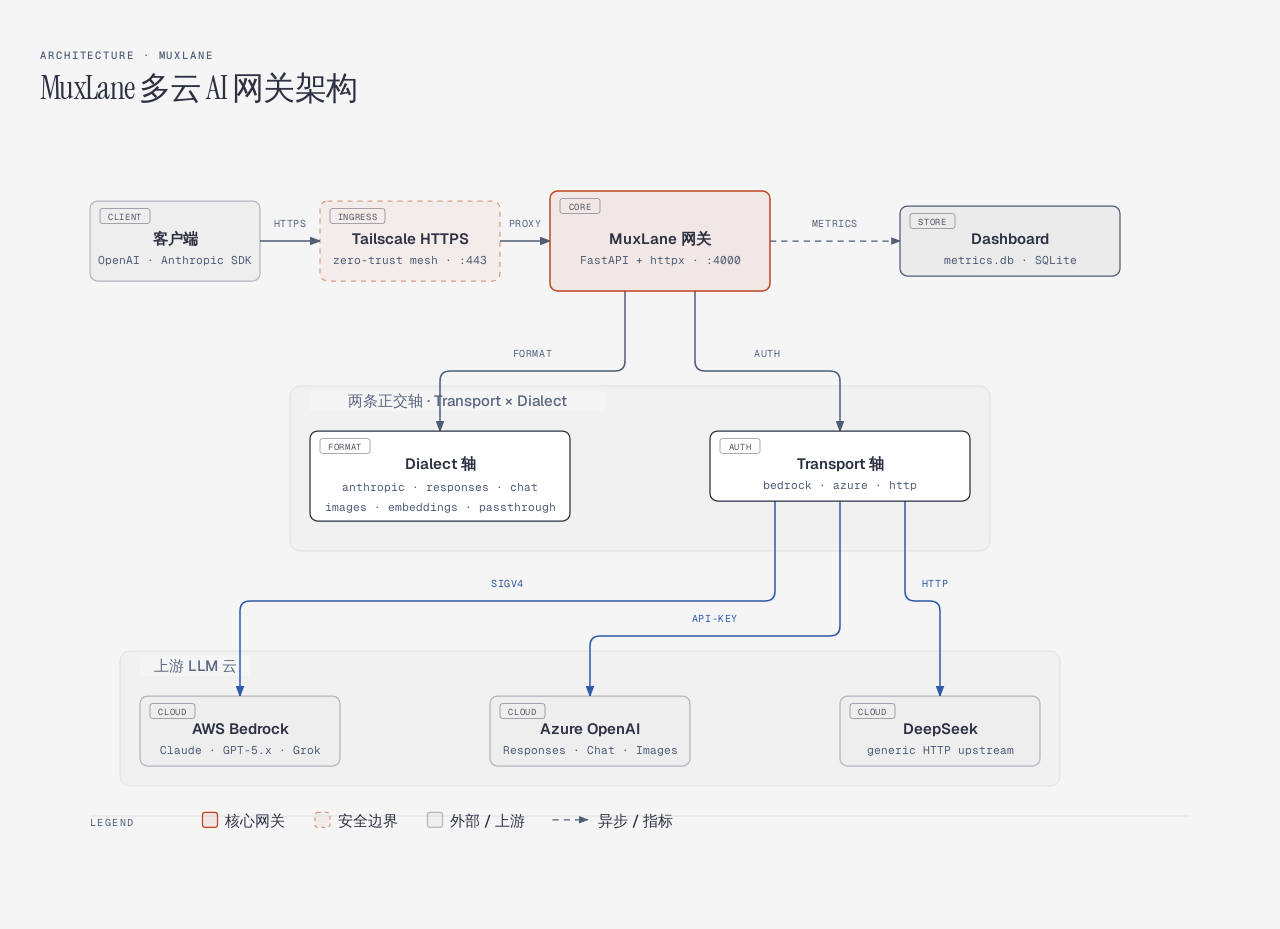
<file: docs/muxlane-architecture.html>
<!DOCTYPE html>
<html lang="zh-CN">
<head>
  <meta charset="UTF-8">
  <meta name="viewport" content="width=device-width, initial-scale=1.0">
  <title>MuxLane 多云 AI 网关架构</title>
  <link href="https://fonts.googleapis.com/css2?family=Instrument+Serif:ital@0;1&family=Geist:wght@400;500;600&family=Geist+Mono:wght@400;500;600&family=Noto+Serif:ital@0;1&family=Noto+Sans+KR:wght@400;500;600&family=Noto+Serif+KR:wght@400&family=Noto+Sans+TC:wght@400;500;600&family=Noto+Serif+TC:wght@400&display=swap" rel="stylesheet">
  <style>
    *, *::before, *::after { box-sizing: border-box; margin: 0; padding: 0; }
    :root {
      --color-paper:   #f5f5f5;
      --color-ink:     #2d3142;
      --color-muted:   #4f5d75;
      --color-accent:  #bf4520;
      --font-sans:     'Geist', system-ui, sans-serif;
      --font-serif:    'Instrument Serif', 'Noto Serif', 'Noto Serif KR', serif;
      --font-mono:     'Geist Mono', ui-monospace, monospace;
    }

    body {
      font-family: var(--font-sans);
      background: var(--color-paper);
      color: var(--color-ink);
      min-height: 100vh;
      display: flex;
      align-items: center;
      justify-content: center;
      padding: 3rem 2rem;
    }

    .frame { max-width: 1200px; width: 100%; }
    .diagram-container { width: 100%; overflow-x: auto; }

    .eyebrow {
      font-family: var(--font-mono);
      font-size: 0.66rem;
      font-weight: 500;
      letter-spacing: 0.18em;
      text-transform: uppercase;
      color: var(--color-muted);
      margin-bottom: 0.5rem;
    }

    h1 {
      font-family: 'Instrument Serif', 'Noto Serif SC', 'Noto Serif', serif;
      font-size: clamp(1.5rem, 2.4vw + 0.75rem, 2rem);
      font-weight: 400;
      letter-spacing: -0.02em;
      line-height: 1.15;
      color: var(--color-ink);
      margin-bottom: 1.5rem;
    }

    svg { width: 100%; min-width: 960px; display: block; }
    @media print {
      .diagram-container { overflow-x: visible; }
      svg { min-width: 0; }
    }
  </style>
</head>
<body>
  <div class="frame">
    <p class="eyebrow">Architecture · MuxLane</p>
    <h1>MuxLane 多云 AI 网关架构</h1>

    <div class="diagram-container">
      <svg viewBox="0 0 960 600" xmlns="http://www.w3.org/2000/svg" role="img" aria-labelledby="muxlane-architecture-title muxlane-architecture-desc">
        <title id="muxlane-architecture-title">MuxLane 多云 AI 网关架构</title>
        <desc id="muxlane-architecture-desc">MuxLane 网关的架构图：客户端经 Tailscale HTTPS 进入网关，网关按 Transport（上游 URL 与鉴权）和 Dialect（线上协议）两条正交轴把请求转发到 AWS Bedrock、Azure OpenAI 与 DeepSeek，并把请求指标写入 Dashboard 的 metrics.db。</desc>
        <defs>
          <marker id="arrow" markerWidth="8" markerHeight="6" refX="7" refY="3" orient="auto"><polygon points="0 0, 8 3, 0 6" fill="#4f5d75"/></marker>
          <marker id="arrow-accent" markerWidth="8" markerHeight="6" refX="7" refY="3" orient="auto"><polygon points="0 0, 8 3, 0 6" fill="#bf4520"/></marker>
          <marker id="arrow-link" markerWidth="8" markerHeight="6" refX="7" refY="3" orient="auto"><polygon points="0 0, 8 3, 0 6" fill="#2e5aa8"/></marker>
        </defs>

        <rect width="100%" height="100%" fill="#f5f5f5"/>

        <!-- ===== Zones (drawn before arrows and nodes) ===== -->
        <rect x="200" y="204" width="560" height="132" rx="8" fill="rgba(45,49,66,0.02)" stroke="rgba(45,49,66,0.10)" stroke-width="0.8"/>
        <rect x="216" y="208" width="236" height="16" rx="2" fill="#f5f5f5"/>
        <text x="334" y="220" fill="#5a6580" font-size="12" font-weight="500" font-family="'Geist','Noto Sans SC','PingFang SC','Microsoft YaHei',sans-serif" text-anchor="middle">两条正交轴 · Transport × Dialect</text>

        <rect x="64" y="416" width="752" height="108" rx="8" fill="rgba(45,49,66,0.02)" stroke="rgba(45,49,66,0.10)" stroke-width="0.8"/>
        <rect x="80" y="420" width="88" height="16" rx="2" fill="#f5f5f5"/>
        <text x="124" y="432" fill="#5a6580" font-size="12" font-weight="500" font-family="'Geist','Noto Sans SC','PingFang SC','Microsoft YaHei',sans-serif" text-anchor="middle">上游 LLM 云</text>

        <!-- ===== Arrows (before nodes) ===== -->

        <!-- client -> tailscale -->
        <line x1="176" y1="88" x2="224" y2="88" stroke="#4f5d75" stroke-width="1.2" marker-end="url(#arrow)"/>
        <rect x="182" y="68" width="36" height="12" rx="2" fill="#f5f5f5"/>
        <text x="200" y="77" fill="#5a6580" font-size="8" font-family="'Geist Mono',ui-monospace,monospace" text-anchor="middle" letter-spacing="0.06em">HTTPS</text>

        <!-- tailscale -> gateway -->
        <line x1="368" y1="88" x2="408" y2="88" stroke="#4f5d75" stroke-width="1.2" marker-end="url(#arrow)"/>
        <rect x="370" y="68" width="36" height="12" rx="2" fill="#f5f5f5"/>
        <text x="388" y="77" fill="#5a6580" font-size="8" font-family="'Geist Mono',ui-monospace,monospace" text-anchor="middle" letter-spacing="0.06em">PROXY</text>

        <!-- gateway -> dash (dashed, metrics) -->
        <line x1="584" y1="88" x2="688" y2="88" stroke="#4f5d75" stroke-width="1" stroke-dasharray="5,4" marker-end="url(#arrow)"/>
        <rect x="614" y="68" width="44" height="12" rx="2" fill="#f5f5f5"/>
        <text x="636" y="77" fill="#5a6580" font-size="8" font-family="'Geist Mono',ui-monospace,monospace" text-anchor="middle" letter-spacing="0.06em">METRICS</text>

        <!-- gateway -> dialect -->
        <path d="M 468,128 V 184 Q 468,192 460,192 H 328 Q 320,192 320,200 V 240" fill="none" stroke="#4f5d75" stroke-width="1.2" marker-end="url(#arrow)"/>
        <rect x="374" y="172" width="40" height="12" rx="2" fill="#f5f5f5"/>
        <text x="394" y="181" fill="#5a6580" font-size="8" font-family="'Geist Mono',ui-monospace,monospace" text-anchor="middle" letter-spacing="0.06em">FORMAT</text>

        <!-- gateway -> transport -->
        <path d="M 524,128 V 184 Q 524,192 532,192 H 632 Q 640,192 640,200 V 240" fill="none" stroke="#4f5d75" stroke-width="1.2" marker-end="url(#arrow)"/>
        <rect x="566" y="172" width="32" height="12" rx="2" fill="#f5f5f5"/>
        <text x="582" y="181" fill="#5a6580" font-size="8" font-family="'Geist Mono',ui-monospace,monospace" text-anchor="middle" letter-spacing="0.06em">AUTH</text>

        <!-- transport -> aws (link) -->
        <path d="M 588,296 V 368 Q 588,376 580,376 H 168 Q 160,376 160,384 V 452" fill="none" stroke="#2e5aa8" stroke-width="1.2" marker-end="url(#arrow-link)"/>
        <rect x="356" y="356" width="36" height="12" rx="2" fill="#f5f5f5"/>
        <text x="374" y="365" fill="#2e5aa8" font-size="8" font-family="'Geist Mono',ui-monospace,monospace" text-anchor="middle" letter-spacing="0.06em">SIGV4</text>

        <!-- transport -> azure (link) -->
        <path d="M 640,296 V 396 Q 640,404 632,404 H 448 Q 440,404 440,412 V 452" fill="none" stroke="#2e5aa8" stroke-width="1.2" marker-end="url(#arrow-link)"/>
        <rect x="518" y="384" width="44" height="12" rx="2" fill="#f5f5f5"/>
        <text x="540" y="393" fill="#2e5aa8" font-size="8" font-family="'Geist Mono',ui-monospace,monospace" text-anchor="middle" letter-spacing="0.06em">API-KEY</text>

        <!-- transport -> deepseek (link) -->
        <path d="M 692,296 V 368 Q 692,376 700,376 H 712 Q 720,376 720,384 V 452" fill="none" stroke="#2e5aa8" stroke-width="1.2" marker-end="url(#arrow-link)"/>
        <rect x="700" y="356" width="32" height="12" rx="2" fill="#f5f5f5"/>
        <text x="716" y="365" fill="#2e5aa8" font-size="8" font-family="'Geist Mono',ui-monospace,monospace" text-anchor="middle" letter-spacing="0.06em">HTTP</text>

        <!-- ===== Nodes ===== -->

        <!-- client (external) -->
        <rect x="40" y="56" width="136" height="64" rx="6" fill="#f5f5f5"/>
        <rect x="40" y="56" width="136" height="64" rx="6" fill="rgba(45,49,66,0.03)" stroke="rgba(45,49,66,0.30)" stroke-width="1"/>
        <rect x="48" y="62" width="40" height="12" rx="2" fill="none" stroke="rgba(45,49,66,0.40)" stroke-width="0.8"/>
        <text x="68" y="71" fill="rgba(45,49,66,0.80)" font-size="7" font-family="'Geist Mono',ui-monospace,monospace" text-anchor="middle" letter-spacing="0.08em">CLIENT</text>
        <text x="108" y="90" fill="#2d3142" font-size="12" font-weight="600" font-family="'Geist','Noto Sans SC','PingFang SC','Microsoft YaHei',sans-serif" text-anchor="middle">客户端</text>
        <text x="108" y="106" fill="#4f5d75" font-size="9" font-family="'Geist Mono',ui-monospace,monospace" text-anchor="middle">OpenAI · Anthropic SDK</text>

        <!-- tailscale (security) -->
        <rect x="224" y="56" width="144" height="64" rx="6" fill="#f5f5f5"/>
        <rect x="224" y="56" width="144" height="64" rx="6" fill="rgba(191,69,32,0.05)" stroke="rgba(191,69,32,0.50)" stroke-width="1" stroke-dasharray="4,4"/>
        <rect x="232" y="62" width="44" height="12" rx="2" fill="none" stroke="rgba(45,49,66,0.40)" stroke-width="0.8"/>
        <text x="254" y="71" fill="rgba(45,49,66,0.80)" font-size="7" font-family="'Geist Mono',ui-monospace,monospace" text-anchor="middle" letter-spacing="0.08em">INGRESS</text>
        <text x="296" y="90" fill="#2d3142" font-size="12" font-weight="600" font-family="'Geist','Noto Sans SC','PingFang SC','Microsoft YaHei',sans-serif" text-anchor="middle">Tailscale HTTPS</text>
        <text x="296" y="106" fill="#4f5d75" font-size="9" font-family="'Geist Mono',ui-monospace,monospace" text-anchor="middle">zero-trust mesh · :443</text>

        <!-- gateway (focal) -->
        <rect x="408" y="48" width="176" height="80" rx="6" fill="#f5f5f5"/>
        <rect x="408" y="48" width="176" height="80" rx="6" fill="rgba(191,69,32,0.08)" stroke="#bf4520" stroke-width="1.2"/>
        <rect x="416" y="54" width="32" height="12" rx="2" fill="none" stroke="rgba(45,49,66,0.40)" stroke-width="0.8"/>
        <text x="432" y="63" fill="rgba(45,49,66,0.80)" font-size="7" font-family="'Geist Mono',ui-monospace,monospace" text-anchor="middle" letter-spacing="0.08em">CORE</text>
        <text x="496" y="90" fill="#2d3142" font-size="12" font-weight="600" font-family="'Geist','Noto Sans SC','PingFang SC','Microsoft YaHei',sans-serif" text-anchor="middle">MuxLane 网关</text>
        <text x="496" y="106" fill="#4f5d75" font-size="9" font-family="'Geist Mono',ui-monospace,monospace" text-anchor="middle">FastAPI + httpx · :4000</text>

        <!-- dashboard (store) -->
        <rect x="688" y="60" width="176" height="56" rx="6" fill="#f5f5f5"/>
        <rect x="688" y="60" width="176" height="56" rx="6" fill="rgba(45,49,66,0.05)" stroke="#4f5d75" stroke-width="1"/>
        <rect x="696" y="66" width="36" height="12" rx="2" fill="none" stroke="rgba(45,49,66,0.40)" stroke-width="0.8"/>
        <text x="714" y="75" fill="rgba(45,49,66,0.80)" font-size="7" font-family="'Geist Mono',ui-monospace,monospace" text-anchor="middle" letter-spacing="0.08em">STORE</text>
        <text x="776" y="90" fill="#2d3142" font-size="12" font-weight="600" font-family="'Geist','Noto Sans SC','PingFang SC','Microsoft YaHei',sans-serif" text-anchor="middle">Dashboard</text>
        <text x="776" y="106" fill="#4f5d75" font-size="9" font-family="'Geist Mono',ui-monospace,monospace" text-anchor="middle">metrics.db · SQLite</text>

        <!-- dialect (backend) -->
        <rect x="216" y="240" width="208" height="72" rx="6" fill="#f5f5f5"/>
        <rect x="216" y="240" width="208" height="72" rx="6" fill="#ffffff" stroke="#2d3142" stroke-width="1"/>
        <rect x="224" y="246" width="40" height="12" rx="2" fill="none" stroke="rgba(45,49,66,0.40)" stroke-width="0.8"/>
        <text x="244" y="255" fill="rgba(45,49,66,0.80)" font-size="7" font-family="'Geist Mono',ui-monospace,monospace" text-anchor="middle" letter-spacing="0.08em">FORMAT</text>
        <text x="320" y="270" fill="#2d3142" font-size="12" font-weight="600" font-family="'Geist','Noto Sans SC','PingFang SC','Microsoft YaHei',sans-serif" text-anchor="middle">Dialect 轴</text>
        <text x="320" y="288" fill="#4f5d75" font-size="9" font-family="'Geist Mono',ui-monospace,monospace" text-anchor="middle">anthropic · responses · chat</text>
        <text x="320" y="304" fill="#4f5d75" font-size="9" font-family="'Geist Mono',ui-monospace,monospace" text-anchor="middle">images · embeddings · passthrough</text>

        <!-- transport (backend) -->
        <rect x="536" y="240" width="208" height="56" rx="6" fill="#f5f5f5"/>
        <rect x="536" y="240" width="208" height="56" rx="6" fill="#ffffff" stroke="#2d3142" stroke-width="1"/>
        <rect x="544" y="246" width="32" height="12" rx="2" fill="none" stroke="rgba(45,49,66,0.40)" stroke-width="0.8"/>
        <text x="560" y="255" fill="rgba(45,49,66,0.80)" font-size="7" font-family="'Geist Mono',ui-monospace,monospace" text-anchor="middle" letter-spacing="0.08em">AUTH</text>
        <text x="640" y="270" fill="#2d3142" font-size="12" font-weight="600" font-family="'Geist','Noto Sans SC','PingFang SC','Microsoft YaHei',sans-serif" text-anchor="middle">Transport 轴</text>
        <text x="640" y="286" fill="#4f5d75" font-size="9" font-family="'Geist Mono',ui-monospace,monospace" text-anchor="middle">bedrock · azure · http</text>

        <!-- aws (external) -->
        <rect x="80" y="452" width="160" height="56" rx="6" fill="#f5f5f5"/>
        <rect x="80" y="452" width="160" height="56" rx="6" fill="rgba(45,49,66,0.03)" stroke="rgba(45,49,66,0.30)" stroke-width="1"/>
        <rect x="88" y="458" width="36" height="12" rx="2" fill="none" stroke="rgba(45,49,66,0.40)" stroke-width="0.8"/>
        <text x="106" y="467" fill="rgba(45,49,66,0.80)" font-size="7" font-family="'Geist Mono',ui-monospace,monospace" text-anchor="middle" letter-spacing="0.08em">CLOUD</text>
        <text x="160" y="482" fill="#2d3142" font-size="12" font-weight="600" font-family="'Geist','Noto Sans SC','PingFang SC','Microsoft YaHei',sans-serif" text-anchor="middle">AWS Bedrock</text>
        <text x="160" y="498" fill="#4f5d75" font-size="9" font-family="'Geist Mono',ui-monospace,monospace" text-anchor="middle">Claude · GPT-5.x · Grok</text>

        <!-- azure (external) -->
        <rect x="360" y="452" width="160" height="56" rx="6" fill="#f5f5f5"/>
        <rect x="360" y="452" width="160" height="56" rx="6" fill="rgba(45,49,66,0.03)" stroke="rgba(45,49,66,0.30)" stroke-width="1"/>
        <rect x="368" y="458" width="36" height="12" rx="2" fill="none" stroke="rgba(45,49,66,0.40)" stroke-width="0.8"/>
        <text x="386" y="467" fill="rgba(45,49,66,0.80)" font-size="7" font-family="'Geist Mono',ui-monospace,monospace" text-anchor="middle" letter-spacing="0.08em">CLOUD</text>
        <text x="440" y="482" fill="#2d3142" font-size="12" font-weight="600" font-family="'Geist','Noto Sans SC','PingFang SC','Microsoft YaHei',sans-serif" text-anchor="middle">Azure OpenAI</text>
        <text x="440" y="498" fill="#4f5d75" font-size="9" font-family="'Geist Mono',ui-monospace,monospace" text-anchor="middle">Responses · Chat · Images</text>

        <!-- deepseek (external) -->
        <rect x="640" y="452" width="160" height="56" rx="6" fill="#f5f5f5"/>
        <rect x="640" y="452" width="160" height="56" rx="6" fill="rgba(45,49,66,0.03)" stroke="rgba(45,49,66,0.30)" stroke-width="1"/>
        <rect x="648" y="458" width="36" height="12" rx="2" fill="none" stroke="rgba(45,49,66,0.40)" stroke-width="0.8"/>
        <text x="666" y="467" fill="rgba(45,49,66,0.80)" font-size="7" font-family="'Geist Mono',ui-monospace,monospace" text-anchor="middle" letter-spacing="0.08em">CLOUD</text>
        <text x="720" y="482" fill="#2d3142" font-size="12" font-weight="600" font-family="'Geist','Noto Sans SC','PingFang SC','Microsoft YaHei',sans-serif" text-anchor="middle">DeepSeek</text>
        <text x="720" y="498" fill="#4f5d75" font-size="9" font-family="'Geist Mono',ui-monospace,monospace" text-anchor="middle">generic HTTP upstream</text>

        <!-- ===== Legend ===== -->
        <line x1="40" y1="548" x2="920" y2="548" stroke="rgba(45,49,66,0.10)" stroke-width="0.8"/>
        <text x="40" y="556" fill="#4f5d75" font-size="8" font-family="'Geist Mono',ui-monospace,monospace" letter-spacing="0.14em">LEGEND</text>

        <rect x="130" y="545" width="12" height="12" rx="2" fill="rgba(191,69,32,0.08)" stroke="#bf4520" stroke-width="1"/>
        <text x="148" y="556" fill="#2d3142" font-size="12" font-weight="500" font-family="'Geist','Noto Sans SC','PingFang SC','Microsoft YaHei',sans-serif">核心网关</text>

        <rect x="220" y="545" width="12" height="12" rx="2" fill="rgba(191,69,32,0.05)" stroke="rgba(191,69,32,0.50)" stroke-width="1" stroke-dasharray="3,3"/>
        <text x="238" y="556" fill="#2d3142" font-size="12" font-weight="500" font-family="'Geist','Noto Sans SC','PingFang SC','Microsoft YaHei',sans-serif">安全边界</text>

        <rect x="310" y="545" width="12" height="12" rx="2" fill="rgba(45,49,66,0.03)" stroke="rgba(45,49,66,0.30)" stroke-width="1"/>
        <text x="328" y="556" fill="#2d3142" font-size="12" font-weight="500" font-family="'Geist','Noto Sans SC','PingFang SC','Microsoft YaHei',sans-serif">外部 / 上游</text>

        <line x1="410" y1="551" x2="438" y2="551" stroke="#4f5d75" stroke-width="1" stroke-dasharray="5,4" marker-end="url(#arrow)"/>
        <text x="446" y="556" fill="#2d3142" font-size="12" font-weight="500" font-family="'Geist','Noto Sans SC','PingFang SC','Microsoft YaHei',sans-serif">异步 / 指标</text>
      </svg>
    </div>
  </div>
</body>
</html>
</file>
